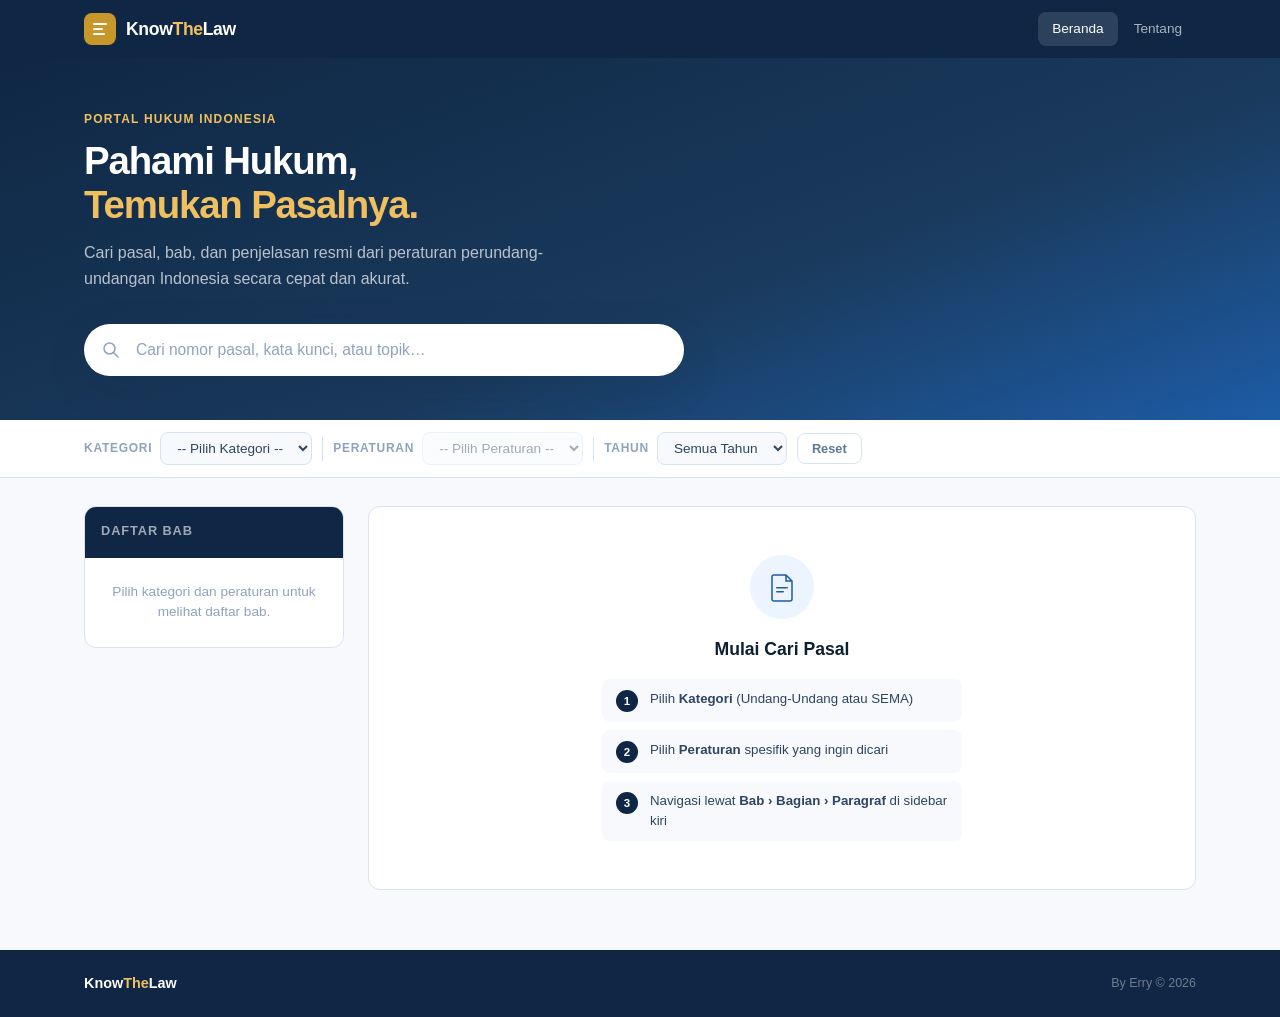
<file: index.html>
<!DOCTYPE html>
<html lang="id">
<head>
  <meta charset="UTF-8"/>
  <meta name="viewport" content="width=device-width, initial-scale=1.0"/>
  <title>KnowTheLaw — Portal Peraturan Hukum Indonesia</title>
  <link rel="stylesheet" href="css/style.css"/>
</head>
<body>

  <!-- HEADER -->
  <header class="header">
    <div class="container">
      <div class="header-inner">
        <a href="index.html" class="logo">
          <div class="logo-mark">
            <svg width="18" height="18" viewBox="0 0 18 18" fill="none">
              <rect x="2" y="3" width="14" height="2" rx="1" fill="white"/>
              <rect x="2" y="8" width="10" height="2" rx="1" fill="white"/>
              <rect x="2" y="13" width="12" height="2" rx="1" fill="white"/>
            </svg>
          </div>
          <span class="logo-name">Know<span>The</span>Law</span>
        </a>
        <nav class="nav">
          <a href="index.html" class="nav-link active">Beranda</a>
          <a href="tentang.html" class="nav-link">Tentang</a>
        </nav>
      </div>
    </div>
  </header>

  <!-- HERO -->
  <section class="hero">
    <div class="container">
      <div class="hero-eyebrow">Portal Hukum Indonesia</div>
      <h1 class="hero-title">Pahami Hukum,<br><span>Temukan Pasalnya.</span></h1>
      <p class="hero-sub">Cari pasal, bab, dan penjelasan resmi dari peraturan perundang-undangan Indonesia secara cepat dan akurat.</p>
      <div class="search-wrap">
        <svg class="si" width="18" height="18" viewBox="0 0 18 18" fill="none">
          <circle cx="7.5" cy="7.5" r="5.5" stroke="#8FA3BF" stroke-width="1.5"/>
          <path d="M11.5 11.5L16 16" stroke="#8FA3BF" stroke-width="1.5" stroke-linecap="round"/>
        </svg>
        <input type="text" id="searchInput" class="search-input" placeholder="Cari nomor pasal, kata kunci, atau topik…"/>
        <button class="search-clear" id="searchClear">✕</button>
      </div>
    </div>
  </section>

  <!-- FILTER -->
  <div class="filter-section">
    <div class="container">
      <div class="filter-bar">
        <div class="filter-group">
          <span class="filter-label">Kategori</span>
          <select id="filterKategori" class="filter-select">
            <option value="">-- Pilih Kategori --</option>
          </select>
        </div>
        <div class="filter-divider"></div>
        <div class="filter-group">
          <span class="filter-label">Peraturan</span>
          <select id="filterSubkategori" class="filter-select" disabled>
            <option value="">-- Pilih Peraturan --</option>
          </select>
        </div>
        <div class="filter-divider"></div>
        <div class="filter-group">
          <span class="filter-label">Tahun</span>
          <select id="filterTahun" class="filter-select">
            <option value="">Semua Tahun</option>
          </select>
        </div>
        <button class="filter-reset" id="filterReset">Reset</button>
        <span class="result-info" id="resultInfo"></span>
      </div>

      <!-- QUICK TAGS -->
      <div class="tags-section" id="tagsSection" style="display:none">
        <div class="tags-label">Quick Tags</div>
        <div class="tags-list" id="tagsList"></div>
      </div>
    </div>
  </div>

  <!-- MAIN -->
  <main class="main">
    <div class="container">
      <div class="main-layout">

        <!-- SIDEBAR BAB -->
        <aside class="sidebar">
          <div class="sidebar-header">
            <div class="sidebar-title">Daftar Bab</div>
            <div class="sidebar-doc" id="sidebarDoc"></div>
          </div>
          <div id="sidebarContent">
            <div class="sidebar-empty">Pilih kategori dan peraturan untuk melihat daftar bab.</div>
          </div>
        </aside>

        <!-- KONTEN PASAL -->
        <div id="contentArea" class="content-area"></div>

      </div>
    </div>
  </main>

  <!-- FOOTER -->
  <footer class="footer">
    <div class="container">
      <div class="footer-inner">
        <span class="footer-logo">Know<span>The</span>Law</span>
        <span class="footer-text">By Erry &copy; 2026</span>
      </div>
    </div>
  </footer>

  <script src="js/app.js"></script>
</body>
</html>
</file>
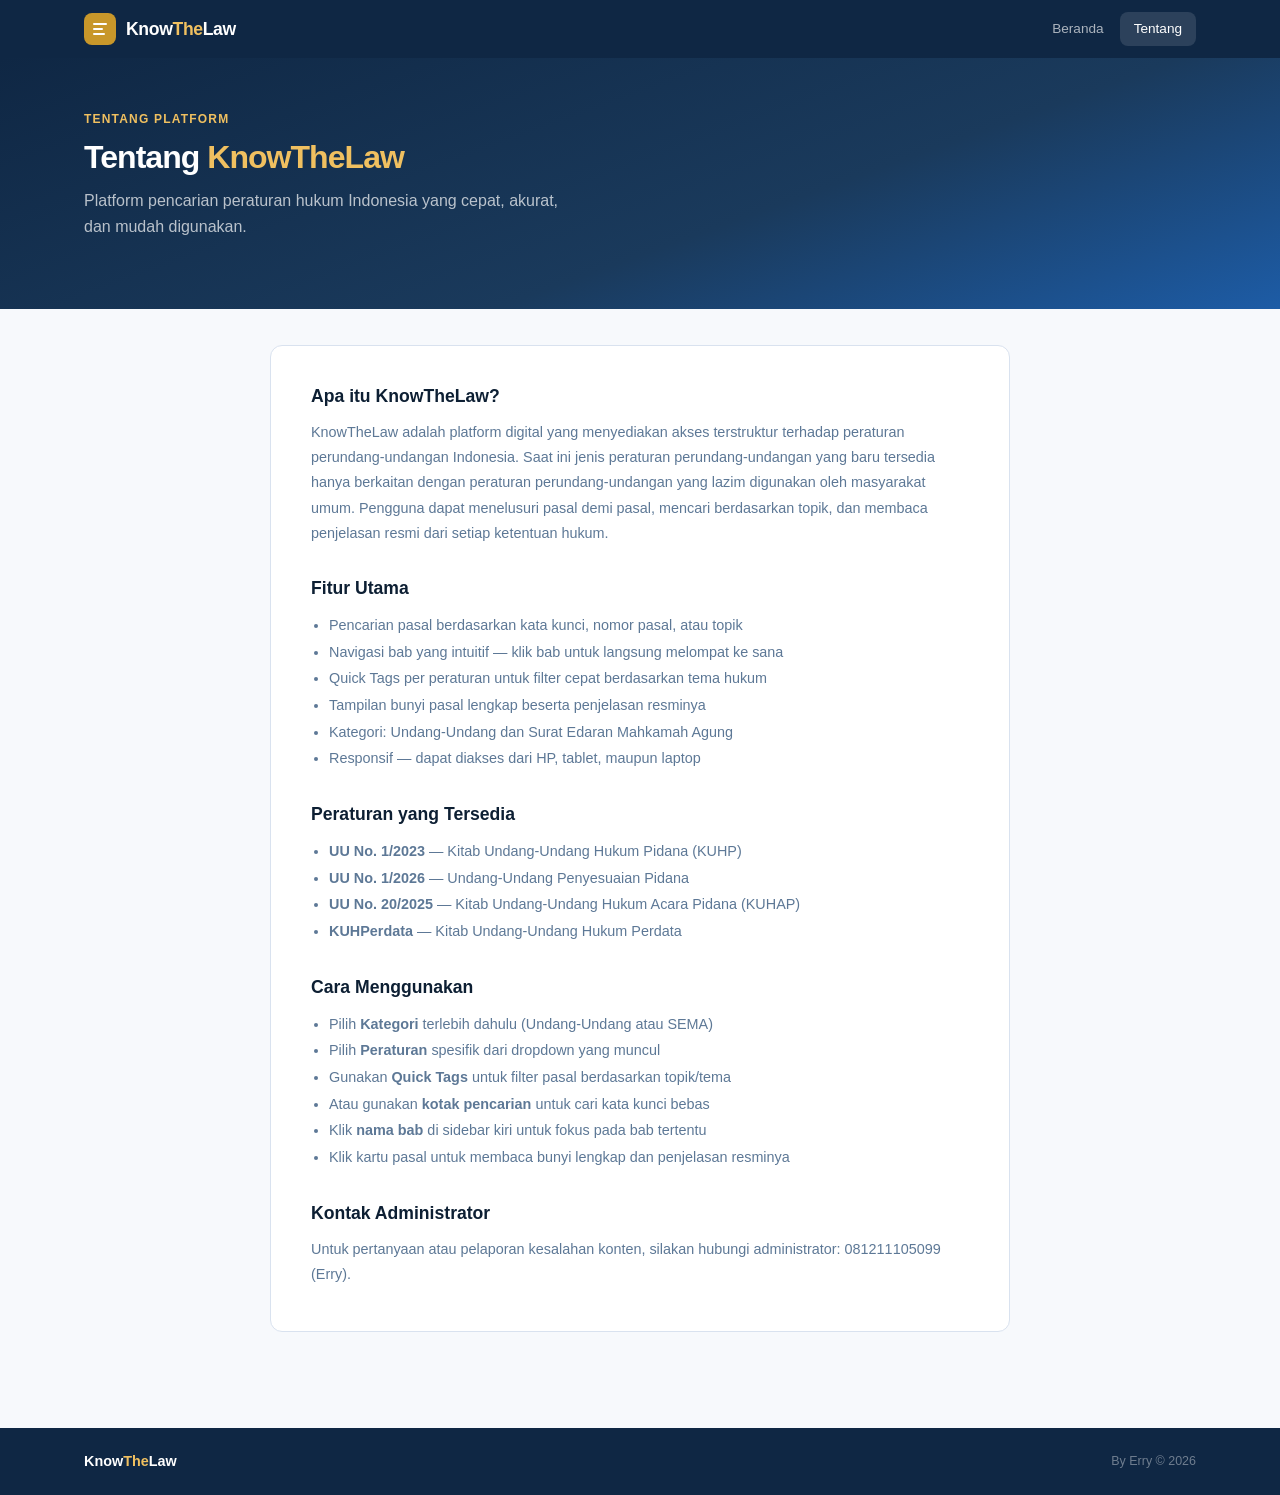
<file: tentang.html>
<!DOCTYPE html>
<html lang="id">
<head>
  <meta charset="UTF-8"/>
  <meta name="viewport" content="width=device-width, initial-scale=1.0"/>
  <title>Tentang — KnowTheLaw</title>
  <link rel="stylesheet" href="css/style.css"/>
</head>
<body>

  <header class="header">
    <div class="container">
      <div class="header-inner">
        <a href="index.html" class="logo">
          <div class="logo-mark">
            <svg width="18" height="18" viewBox="0 0 18 18" fill="none">
              <rect x="2" y="3" width="14" height="2" rx="1" fill="white"/>
              <rect x="2" y="8" width="10" height="2" rx="1" fill="white"/>
              <rect x="2" y="13" width="12" height="2" rx="1" fill="white"/>
            </svg>
          </div>
          <span class="logo-name">Know<span>The</span>Law</span>
        </a>
        <nav class="nav">
          <a href="index.html" class="nav-link">Beranda</a>
          <a href="tentang.html" class="nav-link active">Tentang</a>
        </nav>
      </div>
    </div>
  </header>

  <section class="hero" style="padding-bottom:36px">
    <div class="container">
      <div class="hero-eyebrow">Tentang Platform</div>
      <h1 class="hero-title" style="font-size:2rem">Tentang <span>KnowTheLaw</span></h1>
      <p class="hero-sub">Platform pencarian peraturan hukum Indonesia yang cepat, akurat, dan mudah digunakan.</p>
    </div>
  </section>

  <main class="main" style="padding-top:0">
    <div class="container">
      <div class="about-wrap">
        <div class="about-card">
          <h2 class="about-h2">Apa itu KnowTheLaw?</h2>
          <p class="about-p">KnowTheLaw adalah platform digital yang menyediakan akses terstruktur terhadap peraturan perundang-undangan Indonesia. Saat ini jenis peraturan perundang-undangan yang baru tersedia hanya berkaitan dengan peraturan perundang-undangan yang lazim digunakan oleh masyarakat umum. Pengguna dapat menelusuri pasal demi pasal, mencari berdasarkan topik, dan membaca penjelasan resmi dari setiap ketentuan hukum.</p>

          <h2 class="about-h2">Fitur Utama</h2>
          <ul class="about-ul">
            <li>Pencarian pasal berdasarkan kata kunci, nomor pasal, atau topik</li>
            <li>Navigasi bab yang intuitif — klik bab untuk langsung melompat ke sana</li>
            <li>Quick Tags per peraturan untuk filter cepat berdasarkan tema hukum</li>
            <li>Tampilan bunyi pasal lengkap beserta penjelasan resminya</li>
            <li>Kategori: Undang-Undang dan Surat Edaran Mahkamah Agung</li>
            <li>Responsif — dapat diakses dari HP, tablet, maupun laptop</li>
          </ul>

          <h2 class="about-h2">Peraturan yang Tersedia</h2>
          <ul class="about-ul">
            <li><strong>UU No. 1/2023</strong> — Kitab Undang-Undang Hukum Pidana (KUHP)</li>
            <li><strong>UU No. 1/2026</strong> — Undang-Undang Penyesuaian Pidana</li>
            <li><strong>UU No. 20/2025</strong> — Kitab Undang-Undang Hukum Acara Pidana (KUHAP)</li>
            <li><strong>KUHPerdata</strong> — Kitab Undang-Undang Hukum Perdata</li>
          </ul>

          <h2 class="about-h2">Cara Menggunakan</h2>
          <ul class="about-ul">
            <li>Pilih <strong>Kategori</strong> terlebih dahulu (Undang-Undang atau SEMA)</li>
            <li>Pilih <strong>Peraturan</strong> spesifik dari dropdown yang muncul</li>
            <li>Gunakan <strong>Quick Tags</strong> untuk filter pasal berdasarkan topik/tema</li>
            <li>Atau gunakan <strong>kotak pencarian</strong> untuk cari kata kunci bebas</li>
            <li>Klik <strong>nama bab</strong> di sidebar kiri untuk fokus pada bab tertentu</li>
            <li>Klik kartu pasal untuk membaca bunyi lengkap dan penjelasan resminya</li>
          </ul>

          <h2 class="about-h2">Kontak Administrator</h2>
          <p class="about-p">Untuk pertanyaan atau pelaporan kesalahan konten, silakan hubungi administrator: 081211105099 (Erry).</p>
        </div>
      </div>
    </div>
  </main>

  <footer class="footer">
    <div class="container">
      <div class="footer-inner">
        <span class="footer-logo">Know<span>The</span>Law</span>
        <span class="footer-text">By Erry &copy; 2026</span>
      </div>
    </div>
  </footer>

</body>
</html>
</file>
<file: css/style.css>
*, *::before, *::after { box-sizing: border-box; margin: 0; padding: 0; }

:root {
  --navy: #0F2744;
  --navy-mid: #1A3A5C;
  --blue: #1D5CA6;
  --blue-light: #2D7DD2;
  --blue-50: #EBF4FF;
  --blue-100: #C7E0FF;
  --accent: #C8972A;
  --accent-light: #F0C060;
  --gray-50: #F7F9FC;
  --gray-100: #EDF1F7;
  --gray-200: #D9E2EF;
  --gray-400: #8FA3BF;
  --gray-500: #5D7896;
  --gray-700: #2E4460;
  --gray-900: #0D1F33;
  --green-bg: #E6F7EE;
  --green-text: #1A5C36;
  --amber-bg: #FFF4DC;
  --amber-text: #7A4A00;
  --purple-bg: #F0ECFF;
  --purple-text: #3D1F8C;
  --rose-bg: #FFEEF0;
  --rose-text: #7A1425;
  --teal-bg: #E0F7F4;
  --teal-text: #0E5C54;
  --shadow-sm: 0 1px 3px rgba(15,39,68,.07);
  --shadow-md: 0 4px 16px rgba(15,39,68,.10);
  --shadow-lg: 0 12px 40px rgba(15,39,68,.14);
  --r: 12px; --r-sm: 8px; --r-xs: 6px;
}

body { font-family: -apple-system, BlinkMacSystemFont, 'Segoe UI', Roboto, sans-serif; background: var(--gray-50); color: var(--gray-900); line-height: 1.6; }

.container { max-width: 1160px; margin: 0 auto; padding: 0 24px; }

/* HEADER */
.header { background: var(--navy); position: sticky; top: 0; z-index: 200; }
.header-inner { display: flex; align-items: center; justify-content: space-between; height: 58px; }
.logo { display: flex; align-items: center; gap: 10px; text-decoration: none; }
.logo-mark { width: 32px; height: 32px; background: var(--accent); border-radius: 8px; display: flex; align-items: center; justify-content: center; flex-shrink: 0; }
.logo-mark svg { display: block; }
.logo-name { font-size: 1.1rem; font-weight: 800; color: white; letter-spacing: -.02em; }
.logo-name span { color: var(--accent-light); }
.nav { display: flex; gap: 2px; }
.nav-link { padding: 6px 14px; border-radius: var(--r-sm); font-size: 0.85rem; font-weight: 500; color: rgba(255,255,255,.65); text-decoration: none; transition: all .15s; }
.nav-link:hover { background: rgba(255,255,255,.1); color: white; }
.nav-link.active { background: rgba(255,255,255,.12); color: white; }

/* HERO */
.hero { background: linear-gradient(160deg, var(--navy) 0%, var(--navy-mid) 60%, var(--blue) 100%); padding: 52px 0 44px; }
.hero-eyebrow { font-size: 0.75rem; font-weight: 700; color: var(--accent-light); text-transform: uppercase; letter-spacing: .1em; margin-bottom: 10px; }
.hero-title { font-size: 2.4rem; font-weight: 900; color: white; line-height: 1.15; letter-spacing: -.03em; margin-bottom: 12px; }
.hero-title span { color: var(--accent-light); }
.hero-sub { font-size: 1rem; color: rgba(255,255,255,.7); margin-bottom: 32px; max-width: 500px; line-height: 1.65; }
.search-wrap { position: relative; max-width: 600px; }
.search-wrap svg.si { position: absolute; left: 18px; top: 50%; transform: translateY(-50%); pointer-events: none; }
.search-input { width: 100%; padding: 15px 50px 15px 50px; border-radius: 999px; border: 2px solid transparent; font-size: 0.975rem; background: white; color: var(--gray-900); outline: none; box-shadow: var(--shadow-lg); transition: border-color .2s; }
.search-input:focus { border-color: var(--accent); }
.search-input::placeholder { color: var(--gray-400); }
.search-clear { position: absolute; right: 18px; top: 50%; transform: translateY(-50%); background: var(--gray-100); border: none; border-radius: 50%; width: 24px; height: 24px; cursor: pointer; font-size: 11px; color: var(--gray-500); display: none; align-items: center; justify-content: center; }
.search-clear:hover { background: var(--gray-200); }

/* FILTER BAR */
.filter-section { background: white; border-bottom: 1px solid var(--gray-200); padding: 12px 0; position: sticky; top: 58px; z-index: 100; }
.filter-bar { display: flex; align-items: center; gap: 10px; flex-wrap: wrap; }
.filter-group { display: flex; align-items: center; gap: 8px; }
.filter-label { font-size: 0.75rem; font-weight: 700; color: var(--gray-400); text-transform: uppercase; letter-spacing: .06em; white-space: nowrap; }
.filter-select { padding: 7px 12px; border-radius: var(--r-sm); border: 1.5px solid var(--gray-200); font-size: 0.85rem; color: var(--gray-700); background: var(--gray-50); outline: none; cursor: pointer; transition: border-color .15s; font-weight: 500; }
.filter-select:focus { border-color: var(--blue); }
.filter-select:disabled { opacity: .45; cursor: default; }
.filter-reset { padding: 7px 14px; border-radius: var(--r-sm); border: 1.5px solid var(--gray-200); background: white; font-size: 0.8rem; font-weight: 600; color: var(--gray-500); cursor: pointer; transition: all .15s; }
.filter-reset:hover { background: var(--gray-100); color: var(--gray-700); }
.filter-divider { width: 1px; height: 24px; background: var(--gray-200); }
.result-info { margin-left: auto; font-size: 0.8rem; color: var(--gray-400); font-weight: 500; }

/* QUICK TAGS */
.tags-section { padding: 16px 0 4px; }
.tags-label { font-size: 0.72rem; font-weight: 700; color: var(--gray-400); text-transform: uppercase; letter-spacing: .07em; margin-bottom: 8px; }
.tags-list { display: flex; flex-wrap: wrap; gap: 6px; }
.tag-btn { padding: 5px 13px; border-radius: 999px; border: 1.5px solid var(--gray-200); background: white; font-size: 0.78rem; font-weight: 600; color: var(--gray-500); cursor: pointer; transition: all .15s; white-space: nowrap; }
.tag-btn:hover { border-color: var(--blue); color: var(--blue); background: var(--blue-50); }
.tag-btn.active { border-color: var(--blue); background: var(--blue-50); color: var(--blue); }

/* MAIN LAYOUT */
.main { padding: 28px 0 60px; }
.main-layout { display: grid; grid-template-columns: 260px 1fr; gap: 24px; align-items: start; }

/* SIDEBAR BAB */
.sidebar { background: white; border: 1px solid var(--gray-200); border-radius: var(--r); overflow: hidden; position: sticky; top: 118px; max-height: calc(100vh - 140px); overflow-y: auto; }
.sidebar-header { padding: 14px 16px; background: var(--navy); }
.sidebar-title { font-size: 0.8rem; font-weight: 700; color: rgba(255,255,255,.6); text-transform: uppercase; letter-spacing: .07em; margin-bottom: 2px; }
.sidebar-doc { font-size: 0.9rem; font-weight: 700; color: white; }
.sidebar-empty { padding: 24px 16px; font-size: 0.85rem; color: var(--gray-400); text-align: center; line-height: 1.5; }
.bab-item { border-bottom: 1px solid var(--gray-100); }
.bab-btn { width: 100%; text-align: left; padding: 11px 16px; background: none; border: none; cursor: pointer; display: flex; align-items: center; gap: 10px; transition: background .12s; }
.bab-btn:hover { background: var(--gray-50); }
.bab-btn.active { background: var(--blue-50); }
.bab-roman { font-size: 0.7rem; font-weight: 800; color: var(--accent); background: var(--amber-bg); padding: 2px 6px; border-radius: 4px; flex-shrink: 0; }
.bab-name { font-size: 0.8rem; font-weight: 600; color: var(--gray-700); line-height: 1.3; }
.bab-btn.active .bab-name { color: var(--blue); }
.bab-count { margin-left: auto; font-size: 0.7rem; color: var(--gray-400); background: var(--gray-100); padding: 1px 6px; border-radius: 999px; flex-shrink: 0; }

/* KONTEN HASIL */
.content-area { display: flex; flex-direction: column; gap: 16px; }
.empty-state { background: white; border: 1px solid var(--gray-200); border-radius: var(--r); padding: 60px 24px; text-align: center; display: flex; flex-direction: column; align-items: center; gap: 10px; }
.empty-icon { color: var(--gray-200); }
.empty-title { font-size: 1rem; font-weight: 700; color: var(--gray-700); }
.empty-sub { font-size: 0.875rem; color: var(--gray-400); max-width: 320px; line-height: 1.6; }

/* PASAL CARD */
.pasal-card { background: white; border: 1px solid var(--gray-200); border-radius: var(--r); overflow: hidden; transition: box-shadow .2s, border-color .2s; }
.pasal-card:hover { box-shadow: var(--shadow-md); border-color: var(--blue-100); }
.pasal-header { padding: 18px 22px 14px; border-bottom: 1px solid var(--gray-100); display: flex; align-items: flex-start; justify-content: space-between; gap: 12px; cursor: pointer; }
.pasal-header-left { flex: 1; }
.pasal-nomor-row { display: flex; align-items: center; gap: 8px; margin-bottom: 6px; }
.pasal-nomor-badge { background: var(--navy); color: white; font-size: 0.72rem; font-weight: 800; padding: 3px 10px; border-radius: 999px; }
.pasal-judul-tag { font-size: 0.75rem; color: var(--blue); font-weight: 600; }
.pasal-judul { font-size: 0.975rem; font-weight: 700; color: var(--gray-900); line-height: 1.35; }
.pasal-tags { display: flex; flex-wrap: wrap; gap: 5px; margin-top: 8px; }
.pasal-tag { font-size: 0.68rem; font-weight: 700; padding: 2px 8px; border-radius: 999px; }
.pt-0 { background: var(--blue-50);   color: var(--blue); }
.pt-1 { background: var(--green-bg);  color: var(--green-text); }
.pt-2 { background: var(--amber-bg);  color: var(--amber-text); }
.pt-3 { background: var(--purple-bg); color: var(--purple-text); }
.pt-4 { background: var(--rose-bg);   color: var(--rose-text); }
.pt-5 { background: var(--teal-bg);   color: var(--teal-text); }
.pasal-toggle { background: var(--gray-100); border: none; border-radius: 50%; width: 28px; height: 28px; cursor: pointer; font-size: 13px; color: var(--gray-500); flex-shrink: 0; display: flex; align-items: center; justify-content: center; transition: all .2s; }
.pasal-toggle.open { background: var(--blue-50); color: var(--blue); transform: rotate(180deg); }

.pasal-body { display: none; }
.pasal-body.open { display: block; }
.bunyi-section { padding: 20px 22px; border-bottom: 1px solid var(--gray-100); }
.section-label { font-size: 0.7rem; font-weight: 800; color: var(--gray-400); text-transform: uppercase; letter-spacing: .08em; margin-bottom: 10px; display: flex; align-items: center; gap: 6px; }
.section-label::after { content: ''; flex: 1; height: 1px; background: var(--gray-100); }
.bunyi-text { font-size: 0.875rem; color: var(--gray-900); line-height: 1.8; white-space: pre-wrap; font-family: Georgia, 'Times New Roman', serif; background: var(--gray-50); border-left: 3px solid var(--navy); padding: 14px 16px; border-radius: 0 var(--r-sm) var(--r-sm) 0; }
.penjelasan-section { padding: 20px 22px; background: var(--amber-bg); }
.penjelasan-text { font-size: 0.85rem; color: var(--amber-text); line-height: 1.75; white-space: pre-wrap; }

/* HEADER BAB SEPARATOR */
.bab-separator { background: var(--navy); border-radius: var(--r); padding: 14px 20px; display: flex; align-items: center; gap: 12px; }
.bab-sep-roman { background: var(--accent); color: white; font-size: 0.75rem; font-weight: 900; padding: 4px 10px; border-radius: var(--r-xs); }
.bab-sep-title { font-size: 0.95rem; font-weight: 700; color: white; }
.bab-sep-count { margin-left: auto; font-size: 0.75rem; color: rgba(255,255,255,.5); }

/* LANDING STATE */
.landing-state { background: white; border: 1px solid var(--gray-200); border-radius: var(--r); padding: 48px 32px; display: flex; flex-direction: column; align-items: center; text-align: center; gap: 16px; }
.landing-icon { width: 64px; height: 64px; background: var(--blue-50); border-radius: 50%; display: flex; align-items: center; justify-content: center; }
.landing-title { font-size: 1.1rem; font-weight: 800; color: var(--gray-900); }
.landing-steps { display: flex; flex-direction: column; gap: 8px; text-align: left; width: 100%; max-width: 360px; }
.landing-step { display: flex; align-items: flex-start; gap: 12px; padding: 10px 14px; background: var(--gray-50); border-radius: var(--r-sm); }
.step-num { width: 22px; height: 22px; border-radius: 50%; background: var(--navy); color: white; font-size: 0.72rem; font-weight: 800; display: flex; align-items: center; justify-content: center; flex-shrink: 0; margin-top: 1px; }
.step-text { font-size: 0.83rem; color: var(--gray-700); line-height: 1.5; }

/* FOOTER */
.footer { background: var(--navy); padding: 22px 0; }
.footer-inner { display: flex; align-items: center; justify-content: space-between; flex-wrap: wrap; gap: 8px; }
.footer-logo { font-size: 0.9rem; font-weight: 800; color: white; }
.footer-logo span { color: var(--accent-light); }
.footer-text { font-size: 0.78rem; color: rgba(255,255,255,.4); }

/* ABOUT PAGE */
.about-wrap { max-width: 740px; margin: 36px auto; }
.about-card { background: white; border: 1px solid var(--gray-200); border-radius: var(--r); padding: 36px 40px; }
.about-h2 { font-size: 1.1rem; font-weight: 700; color: var(--gray-900); margin: 28px 0 10px; }
.about-h2:first-child { margin-top: 0; }
.about-p { font-size: 0.9rem; color: var(--gray-500); line-height: 1.75; margin-bottom: 8px; }
.about-ul { padding-left: 18px; font-size: 0.9rem; color: var(--gray-500); line-height: 1.85; }

/* RESPONSIVE */
@media (max-width: 768px) {
  .main-layout { grid-template-columns: 1fr; }
  .sidebar { position: static; max-height: 260px; }
  .hero-title { font-size: 1.75rem; }
  .hero { padding: 36px 0 32px; }
  .about-card { padding: 24px 20px; }
  .filter-bar { gap: 8px; }
  .result-info { width: 100%; margin-left: 0; }
}
@media (max-width: 480px) {
  .container { padding: 0 16px; }
  .pasal-header { padding: 14px 16px 12px; }
  .bunyi-section, .penjelasan-section { padding: 16px; }
}

/* ===== SIDEBAR SUB-BAB & PARAGRAF ===== */
.sub-item { border-bottom: 1px solid var(--gray-100); background: var(--gray-50); }
.sub-btn { width:100%; text-align:left; padding:9px 16px 9px 28px; background:none; border:none; cursor:pointer; display:flex; align-items:flex-start; gap:8px; transition:background .12s; }
.sub-btn:hover { background: var(--blue-50); }
.sub-btn.active { background: var(--blue-50); }
.sub-label { font-size:.68rem; font-weight:800; color:var(--accent); background:var(--amber-bg); padding:2px 6px; border-radius:4px; white-space:nowrap; flex-shrink:0; margin-top:1px; }
.sub-name { font-size:.76rem; font-weight:600; color:var(--gray-600,var(--gray-700)); line-height:1.3; }
.sub-btn.active .sub-name { color:var(--blue); }

.par-item { border-bottom:1px solid var(--gray-100); background:#F9FBFF; }
.par-btn { width:100%; text-align:left; padding:7px 16px 7px 40px; background:none; border:none; cursor:pointer; display:flex; align-items:flex-start; gap:8px; transition:background .12s; }
.par-btn:hover { background:var(--blue-50); }
.par-btn.active { background:var(--blue-50); }
.par-label { font-size:.65rem; font-weight:700; color:var(--gray-400); background:var(--gray-100); padding:2px 5px; border-radius:3px; white-space:nowrap; flex-shrink:0; margin-top:1px; }
.par-name { font-size:.73rem; color:var(--gray-500); line-height:1.3; }
.par-btn.active .par-name { color:var(--blue); font-weight:600; }

/* ===== BREADCRUMB & BAB-SEP-BAG ===== */
.pasal-breadcrumb { font-size:.7rem; color:var(--gray-400); background:var(--gray-100); padding:2px 7px; border-radius:999px; }
.bab-sep-bag { font-size:.75rem; color:rgba(255,255,255,.55); font-weight:500; }
</file>
